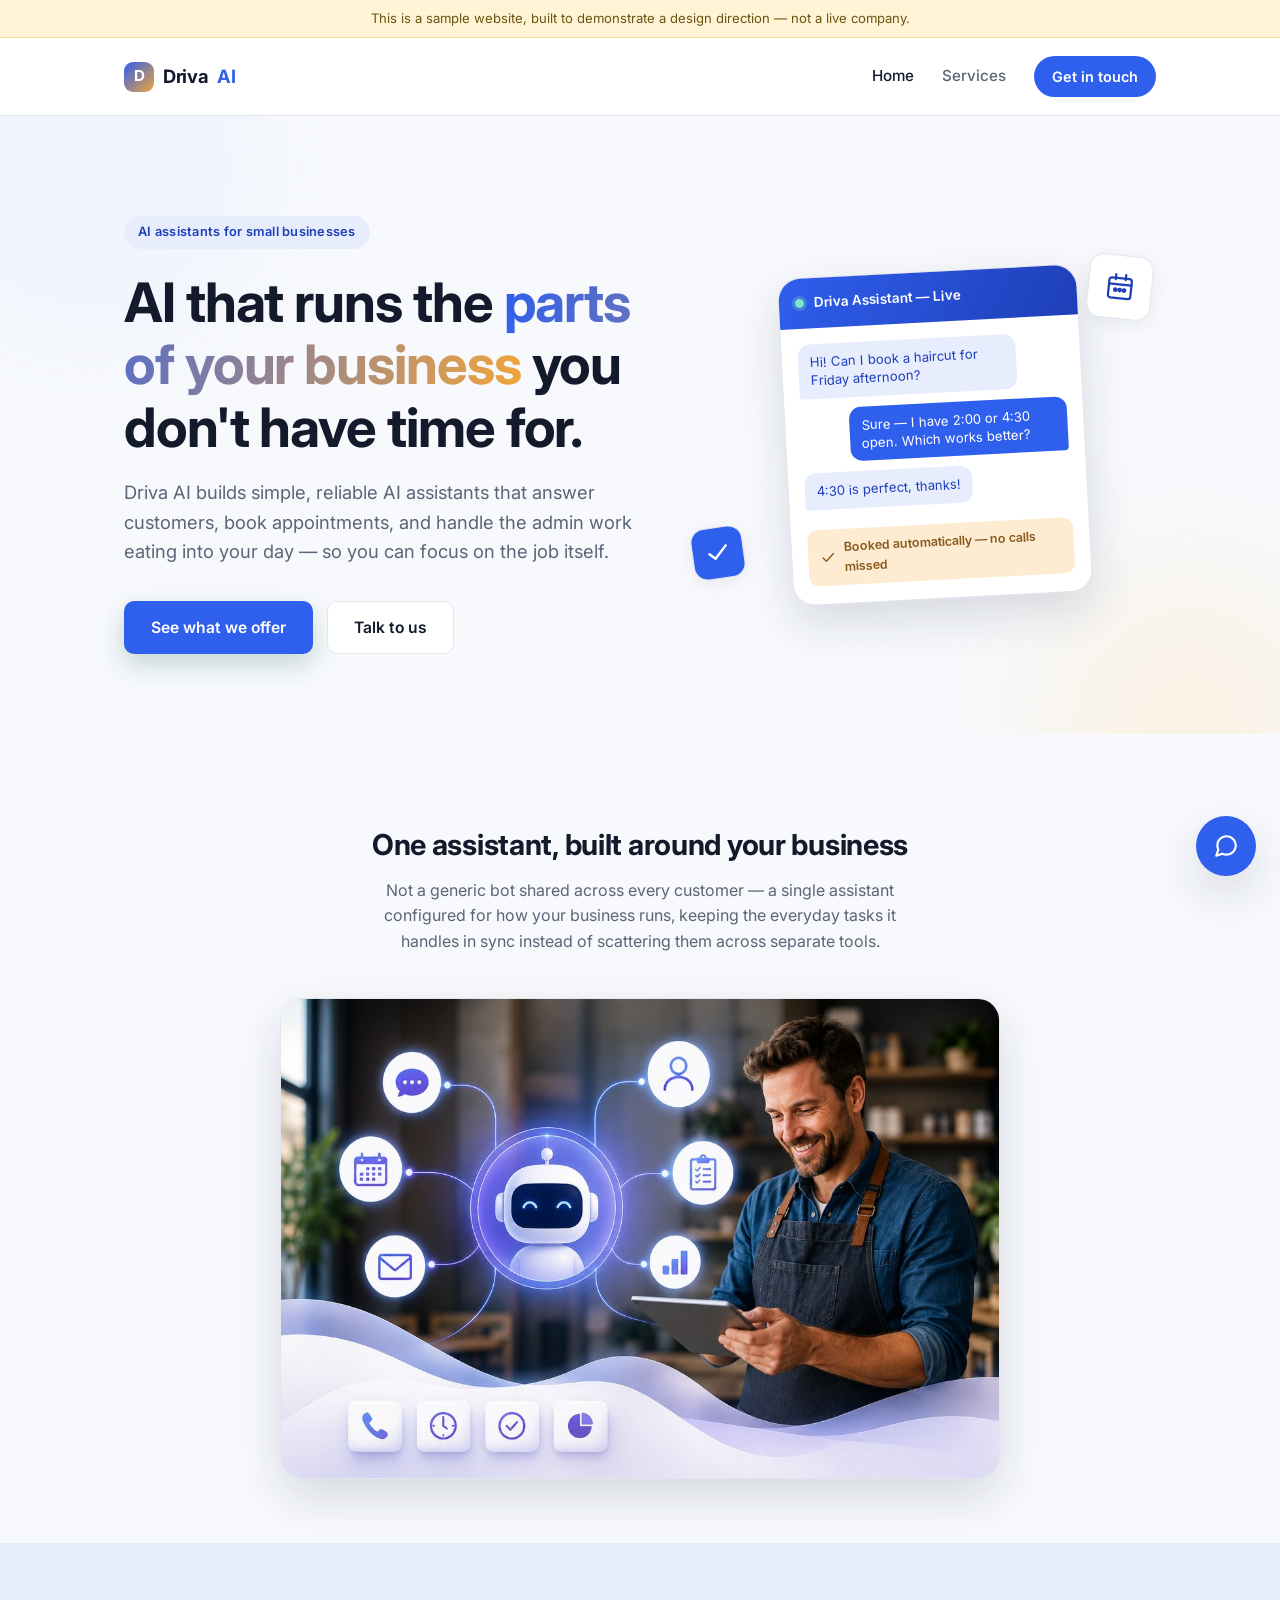
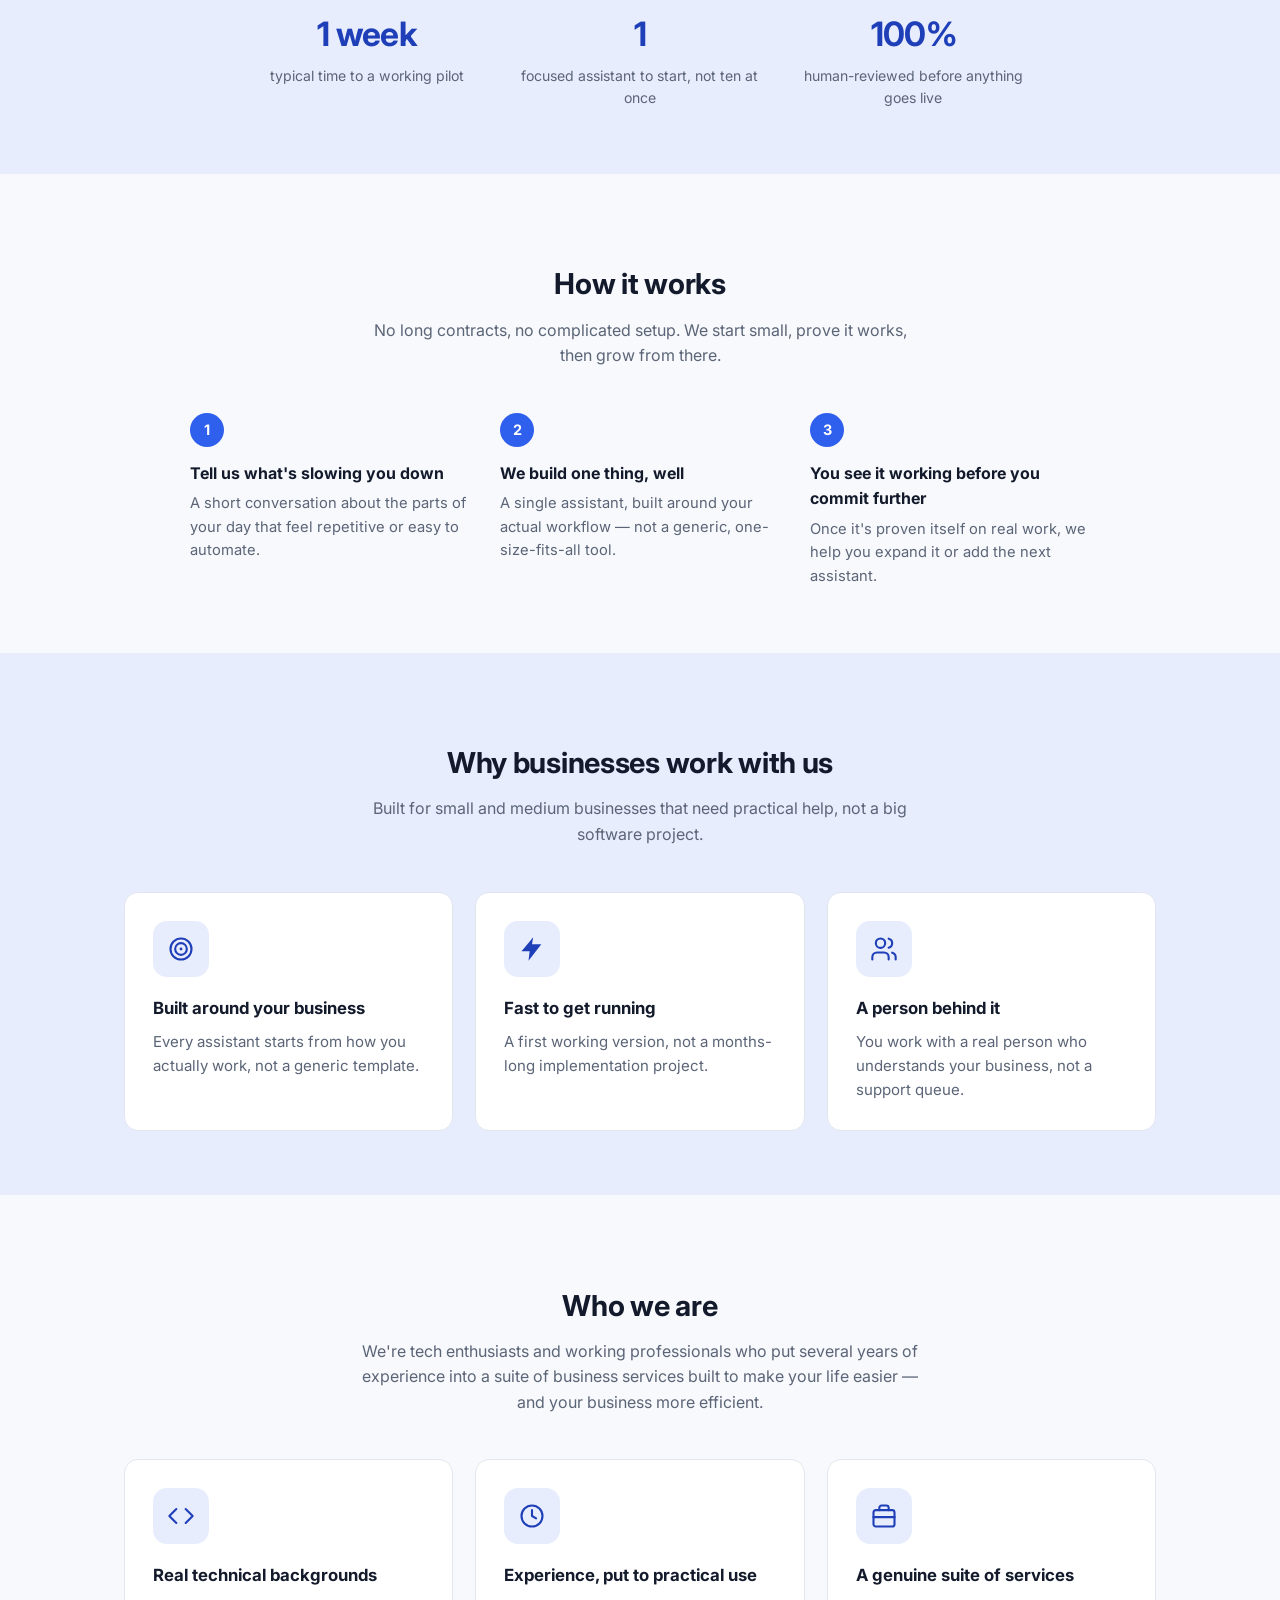
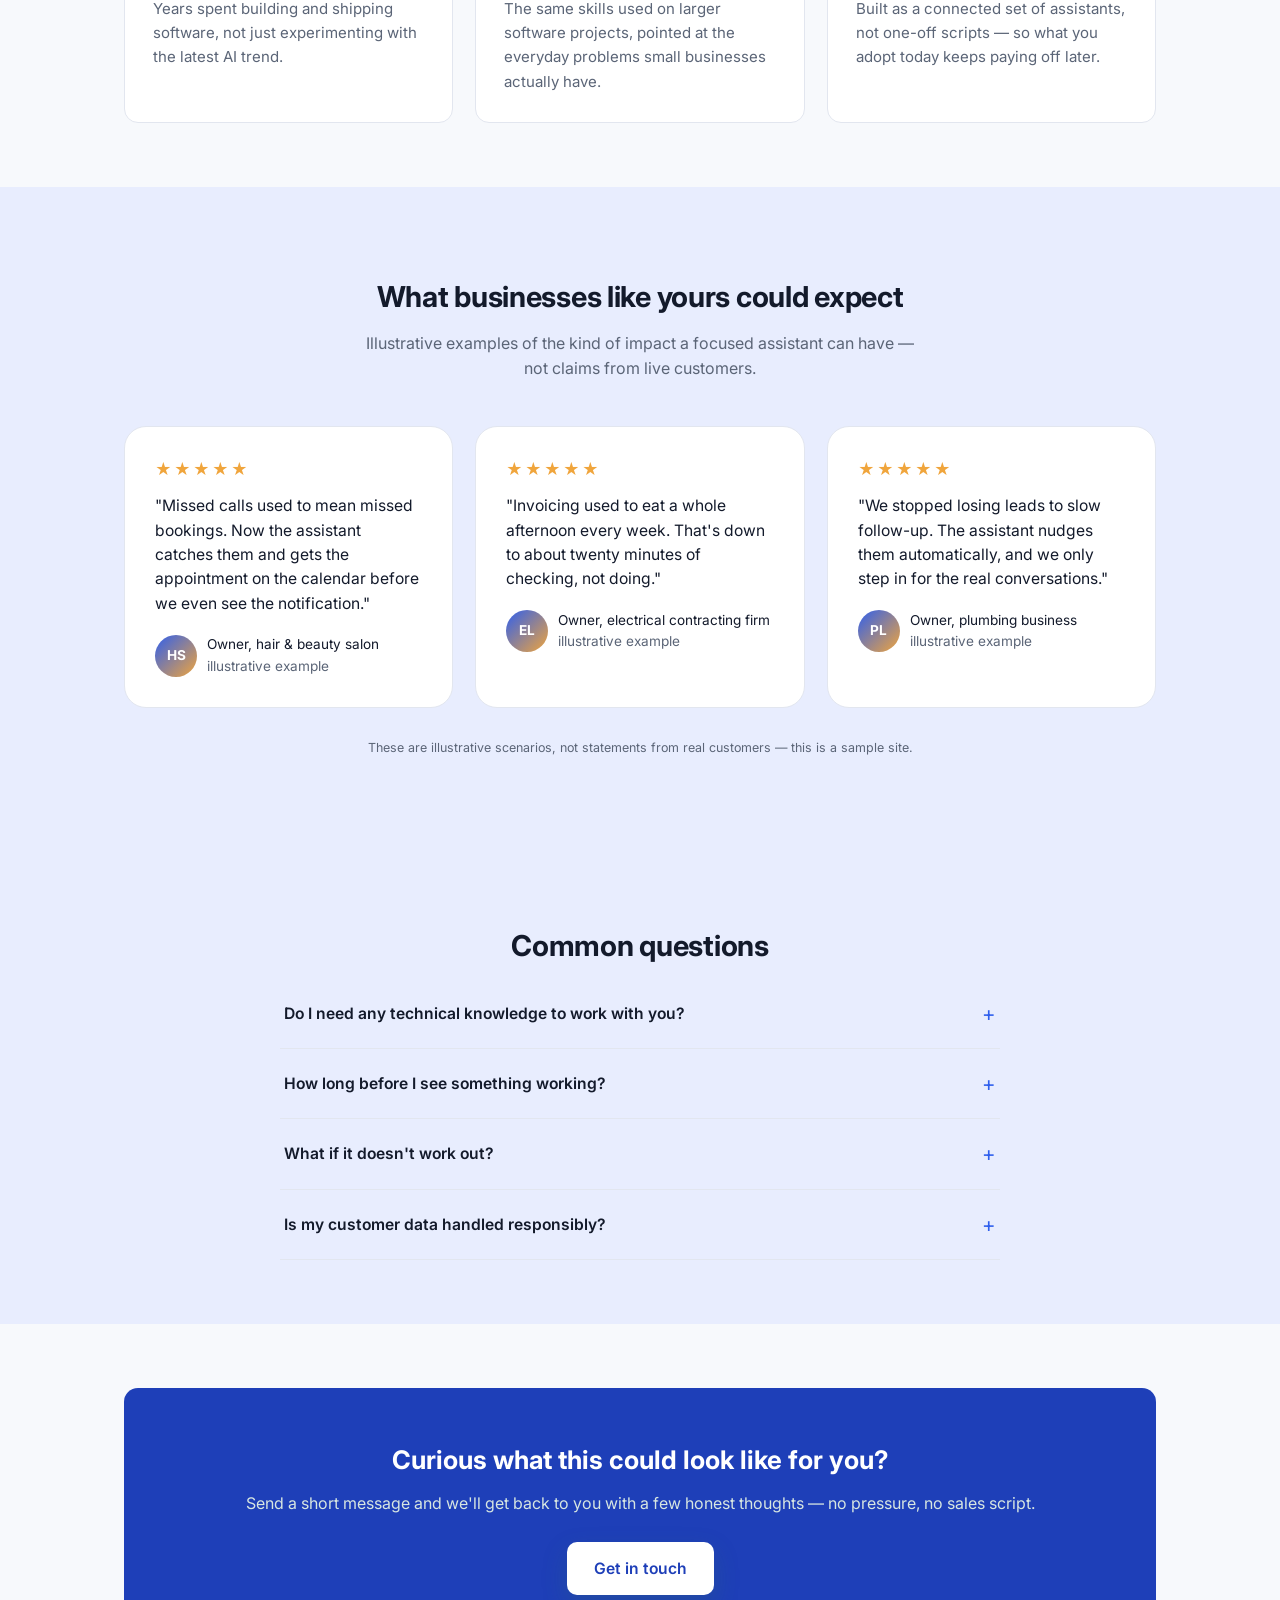
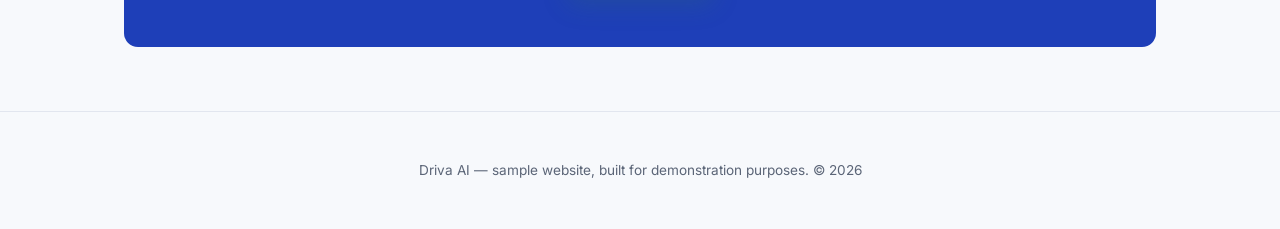
<file: website/index.html>
<!DOCTYPE html>
<html lang="en">
<head>
<meta charset="UTF-8" />
<meta name="viewport" content="width=device-width, initial-scale=1.0" />
<title>Driva AI — AI assistants for small businesses</title>
<meta name="description" content="Driva AI builds AI assistants that handle the repetitive work behind running a small business — customer chat, booking, admin, and follow-up." />
<link rel="icon" href="data:image/svg+xml,<svg xmlns=%22http://www.w3.org/2000/svg%22 viewBox=%220 0 32 32%22><rect width=%2232%22 height=%2232%22 rx=%228%22 fill=%22%232f6f5e%22/><text x=%2216%22 y=%2222%22 font-size=%2216%22 text-anchor=%22middle%22 fill=%22white%22 font-family=%22Arial%22>D</text></svg>" />
<link rel="preconnect" href="https://fonts.googleapis.com">
<link href="https://fonts.googleapis.com/css2?family=Inter:wght@400;500;600;700&display=swap" rel="stylesheet">
<link rel="stylesheet" href="style.css" />
</head>
<body>

<div class="sample-banner">This is a sample website, built to demonstrate a design direction — not a live company.</div>

<header class="site-header">
  <nav class="nav">
    <a href="index.html" class="logo"><span class="mark">D</span>Driva<span>AI</span></a>
    <button class="nav-toggle" id="nav-toggle" aria-label="Toggle menu">
      <svg viewBox="0 0 24 24" fill="none" stroke="currentColor" stroke-width="2" stroke-linecap="round"><line x1="4" y1="7" x2="20" y2="7"/><line x1="4" y1="12" x2="20" y2="12"/><line x1="4" y1="17" x2="20" y2="17"/></svg>
    </button>
    <div class="nav-links" id="nav-links">
      <a href="index.html" class="active">Home</a>
      <a href="services.html">Services</a>
      <a href="contact.html" class="nav-cta">Get in touch</a>
    </div>
  </nav>
</header>

<section class="hero">
  <div class="hero-blob one"></div>
  <div class="hero-blob two"></div>
  <div class="hero-grid">
    <div class="hero-copy">
      <span class="eyebrow">AI assistants for small businesses</span>
      <h1>AI that runs the <span class="accent-word">parts of your business</span> you don't have time for.</h1>
      <p class="lede">Driva AI builds simple, reliable AI assistants that answer customers, book appointments, and handle the admin work eating into your day — so you can focus on the job itself.</p>
      <div class="cta-row">
        <a href="services.html" class="btn btn-primary">See what we offer</a>
        <a href="contact.html" class="btn btn-secondary">Talk to us</a>
      </div>
    </div>
    <div class="hero-visual">
      <div class="hero-badge calendar">
        <svg viewBox="0 0 24 24" fill="none" stroke="currentColor" stroke-width="1.8" stroke-linecap="round" stroke-linejoin="round"><rect x="3" y="5" width="18" height="16" rx="2"/><line x1="3" y1="10" x2="21" y2="10"/><line x1="8" y1="2" x2="8" y2="6"/><line x1="16" y1="2" x2="16" y2="6"/><circle cx="8.5" cy="14.5" r="1"/><circle cx="12" cy="14.5" r="1"/><circle cx="15.5" cy="14.5" r="1"/></svg>
      </div>
      <div class="hero-card">
        <div class="hc-header">
          <span class="dot"></span>
          <span>Driva Assistant — Live</span>
        </div>
        <div class="hc-body">
          <div class="bubble in">Hi! Can I book a haircut for Friday afternoon?</div>
          <div class="bubble out">Sure — I have 2:00 or 4:30 open. Which works better?</div>
          <div class="bubble in">4:30 is perfect, thanks!</div>
        </div>
        <div class="hc-status">
          <svg viewBox="0 0 24 24" fill="none" stroke="currentColor" stroke-width="2" stroke-linecap="round" stroke-linejoin="round"><path d="M20 6L9 17l-5-5"/></svg>
          Booked automatically — no calls missed
        </div>
      </div>
      <div class="hero-badge check">
        <svg viewBox="0 0 24 24" fill="none" stroke="currentColor" stroke-width="2.2" stroke-linecap="round" stroke-linejoin="round"><path d="M20 6L9 17l-5-5"/></svg>
      </div>
    </div>
  </div>
</section>

<section>
  <div class="wrap">
    <h2 class="section-title">One assistant, built around your business</h2>
    <p class="section-sub">Not a generic bot shared across every customer — a single assistant configured for how your business runs, keeping the everyday tasks it handles in sync instead of scattering them across separate tools.</p>

    <div class="hub-image-wrap reveal">
      <img src="images/hub-illustration.jpg" alt="An AI assistant icon connected to four labeled functions: answering customers, booking appointments, handling admin work, and follow-ups and reminders." loading="lazy" />
    </div>
  </div>
</section>

<section class="strip">
  <div class="wrap">
    <div class="stats reveal">
      <div class="stat">
        <div class="num"> 1 week</div>
        <div class="label">typical time to a working pilot</div>
      </div>
      <div class="stat">
        <div class="num">1</div>
        <div class="label">focused assistant to start, not ten at once</div>
      </div>
      <div class="stat">
        <div class="num">100%</div>
        <div class="label">human-reviewed before anything goes live</div>
      </div>
    </div>
  </div>
</section>

<section>
  <div class="wrap">
    <h2 class="section-title">How it works</h2>
    <p class="section-sub">No long contracts, no complicated setup. We start small, prove it works, then grow from there.</p>
    <div class="steps">
      <div class="step reveal">
        <div class="num">1</div>
        <h4>Tell us what's slowing you down</h4>
        <p>A short conversation about the parts of your day that feel repetitive or easy to automate.</p>
      </div>
      <div class="step reveal">
        <div class="num">2</div>
        <h4>We build one thing, well</h4>
        <p>A single assistant, built around your actual workflow — not a generic, one-size-fits-all tool.</p>
      </div>
      <div class="step reveal">
        <div class="num">3</div>
        <h4>You see it working before you commit further</h4>
        <p>Once it's proven itself on real work, we help you expand it or add the next assistant.</p>
      </div>
    </div>
  </div>
</section>

<section class="strip">
  <div class="wrap">
    <h2 class="section-title">Why businesses work with us</h2>
    <p class="section-sub">Built for small and medium businesses that need practical help, not a big software project.</p>
    <div class="grid-3">
      <div class="card reveal">
        <div class="icon">
          <svg viewBox="0 0 24 24" fill="none" stroke="currentColor" stroke-width="1.8" stroke-linecap="round" stroke-linejoin="round"><circle cx="12" cy="12" r="9"/><circle cx="12" cy="12" r="5"/><circle cx="12" cy="12" r="1.2" fill="currentColor" stroke="none"/></svg>
        </div>
        <h3>Built around your business</h3>
        <p>Every assistant starts from how you actually work, not a generic template.</p>
      </div>
      <div class="card reveal">
        <div class="icon">
          <svg viewBox="0 0 24 24" fill="currentColor" stroke="none"><path d="M13 2 3 14h7l-1 8 11-14h-8l1-6z"/></svg>
        </div>
        <h3>Fast to get running</h3>
        <p>A first working version, not a months-long implementation project.</p>
      </div>
      <div class="card reveal">
        <div class="icon">
          <svg viewBox="0 0 24 24" fill="none" stroke="currentColor" stroke-width="1.8" stroke-linecap="round" stroke-linejoin="round"><path d="M16 21v-2a4 4 0 0 0-4-4H6a4 4 0 0 0-4 4v2"/><circle cx="9" cy="7" r="4"/><path d="M22 21v-2a4 4 0 0 0-3-3.87"/><path d="M16 3.13a4 4 0 0 1 0 7.75"/></svg>
        </div>
        <h3>A person behind it</h3>
        <p>You work with a real person who understands your business, not a support queue.</p>
      </div>
    </div>
  </div>
</section>

<section>
  <div class="wrap">
    <h2 class="section-title">Who we are</h2>
    <p class="section-sub">We're tech enthusiasts and working professionals who put several years of experience into a suite of business services built to make your life easier — and your business more efficient.</p>
    <div class="grid-3">
      <div class="card reveal">
        <div class="icon">
          <svg viewBox="0 0 24 24" fill="none" stroke="currentColor" stroke-width="1.8" stroke-linecap="round" stroke-linejoin="round"><polyline points="16 18 22 12 16 6"/><polyline points="8 6 2 12 8 18"/></svg>
        </div>
        <h3>Real technical backgrounds</h3>
        <p>Years spent building and shipping software, not just experimenting with the latest AI trend.</p>
      </div>
      <div class="card reveal">
        <div class="icon">
          <svg viewBox="0 0 24 24" fill="none" stroke="currentColor" stroke-width="1.8" stroke-linecap="round" stroke-linejoin="round"><circle cx="12" cy="12" r="9"/><polyline points="12 7 12 12 15.5 14"/></svg>
        </div>
        <h3>Experience, put to practical use</h3>
        <p>The same skills used on larger software projects, pointed at the everyday problems small businesses actually have.</p>
      </div>
      <div class="card reveal">
        <div class="icon">
          <svg viewBox="0 0 24 24" fill="none" stroke="currentColor" stroke-width="1.8" stroke-linecap="round" stroke-linejoin="round"><rect x="3" y="7" width="18" height="14" rx="2"/><path d="M8 7V5a2 2 0 0 1 2-2h4a2 2 0 0 1 2 2v2"/><line x1="3" y1="13" x2="21" y2="13"/></svg>
        </div>
        <h3>A genuine suite of services</h3>
        <p>Built as a connected set of assistants, not one-off scripts — so what you adopt today keeps paying off later.</p>
      </div>
    </div>
  </div>
</section>

<section class="strip">
  <div class="wrap">
    <h2 class="section-title">What businesses like yours could expect</h2>
    <p class="section-sub">Illustrative examples of the kind of impact a focused assistant can have — not claims from live customers.</p>
    <div class="grid-3">
      <div class="testimonial-card reveal">
        <div class="stars">★★★★★</div>
        <p class="quote">"Missed calls used to mean missed bookings. Now the assistant catches them and gets the appointment on the calendar before we even see the notification."</p>
        <div class="person">
          <div class="avatar">HS</div>
          <div class="who">Owner, hair &amp; beauty salon<br><span class="role">illustrative example</span></div>
        </div>
      </div>
      <div class="testimonial-card reveal">
        <div class="stars">★★★★★</div>
        <p class="quote">"Invoicing used to eat a whole afternoon every week. That's down to about twenty minutes of checking, not doing."</p>
        <div class="person">
          <div class="avatar">EL</div>
          <div class="who">Owner, electrical contracting firm<br><span class="role">illustrative example</span></div>
        </div>
      </div>
      <div class="testimonial-card reveal">
        <div class="stars">★★★★★</div>
        <p class="quote">"We stopped losing leads to slow follow-up. The assistant nudges them automatically, and we only step in for the real conversations."</p>
        <div class="person">
          <div class="avatar">PL</div>
          <div class="who">Owner, plumbing business<br><span class="role">illustrative example</span></div>
        </div>
      </div>
    </div>
    <p class="testimonial-note">These are illustrative scenarios, not statements from real customers — this is a sample site.</p>
  </div>
</section>

<section class="strip">
  <div class="wrap">
    <h2 class="section-title">Common questions</h2>
    <div class="faq-list reveal">
      <details class="faq-item">
        <summary>Do I need any technical knowledge to work with you?</summary>
        <p>No. You explain how your business runs today, and we handle the technical side — including a plain-language walkthrough before anything goes live.</p>
      </details>
      <details class="faq-item">
        <summary>How long before I see something working?</summary>
        <p>A first working pilot typically takes a few days, not months, because we start with one focused assistant rather than a full platform.</p>
      </details>
      <details class="faq-item">
        <summary>What if it doesn't work out?</summary>
        <p>We'd rather find that out early and honestly than string out a project that isn't delivering. The first engagement is scoped small on purpose.</p>
      </details>
      <details class="faq-item">
        <summary>Is my customer data handled responsibly?</summary>
        <p>Yes — data handling and legal basis are agreed upfront, in plain language, before any customer information is touched.</p>
      </details>
    </div>
  </div>
</section>

<section>
  <div class="wrap">
    <div class="cta-band reveal">
      <h2>Curious what this could look like for you?</h2>
      <p>Send a short message and we'll get back to you with a few honest thoughts — no pressure, no sales script.</p>
      <a href="contact.html" class="btn btn-primary">Get in touch</a>
    </div>
  </div>
</section>

<footer>
  <p>Driva AI — sample website, built for demonstration purposes. &copy; 2026</p>
</footer>

<!-- Chatbot widget -->
<button id="chat-toggle" aria-label="Open chat">
  <svg viewBox="0 0 24 24" fill="none" stroke="currentColor" stroke-width="2" stroke-linecap="round" stroke-linejoin="round"><path d="M21 11.5a8.38 8.38 0 0 1-.9 3.8 8.5 8.5 0 0 1-7.6 4.7 8.38 8.38 0 0 1-3.8-.9L3 21l1.9-5.7a8.38 8.38 0 0 1-.9-3.8 8.5 8.5 0 0 1 4.7-7.6 8.38 8.38 0 0 1 3.8-.9h.5a8.48 8.48 0 0 1 8 8v.5z"/></svg>
</button>
<div id="chat-panel">
  <div class="chat-header">
    <div>
      Driva AI Assistant
      <small>Usually replies in a few seconds</small>
    </div>
    <button class="chat-close" id="chat-close" aria-label="Close chat">
      <svg viewBox="0 0 24 24" fill="none" stroke="currentColor" stroke-width="2.2" stroke-linecap="round"><line x1="5" y1="5" x2="19" y2="19"/><line x1="19" y1="5" x2="5" y2="19"/></svg>
    </button>
  </div>
  <div class="chat-body" id="chat-body">
    <div class="msg bot">Hi! I'm the Driva AI demo assistant. Ask me about our services, pricing, or how to get in touch.</div>
  </div>
  <div class="chat-quick" id="chat-quick">
    <button class="chip">Services</button>
    <button class="chip">Pricing</button>
    <button class="chip">Contact</button>
  </div>
  <div class="chat-input-row">
    <input id="chat-input" type="text" placeholder="Type a message..." />
    <button class="chat-send" id="chat-send" aria-label="Send">
      <svg viewBox="0 0 24 24" fill="currentColor" stroke="none"><path d="M3 11l18-8-8 18-2-8-8-2z"/></svg>
    </button>
  </div>
</div>

<script src="nav.js"></script>
<script src="chatbot.js"></script>
</body>
</html>
</file>
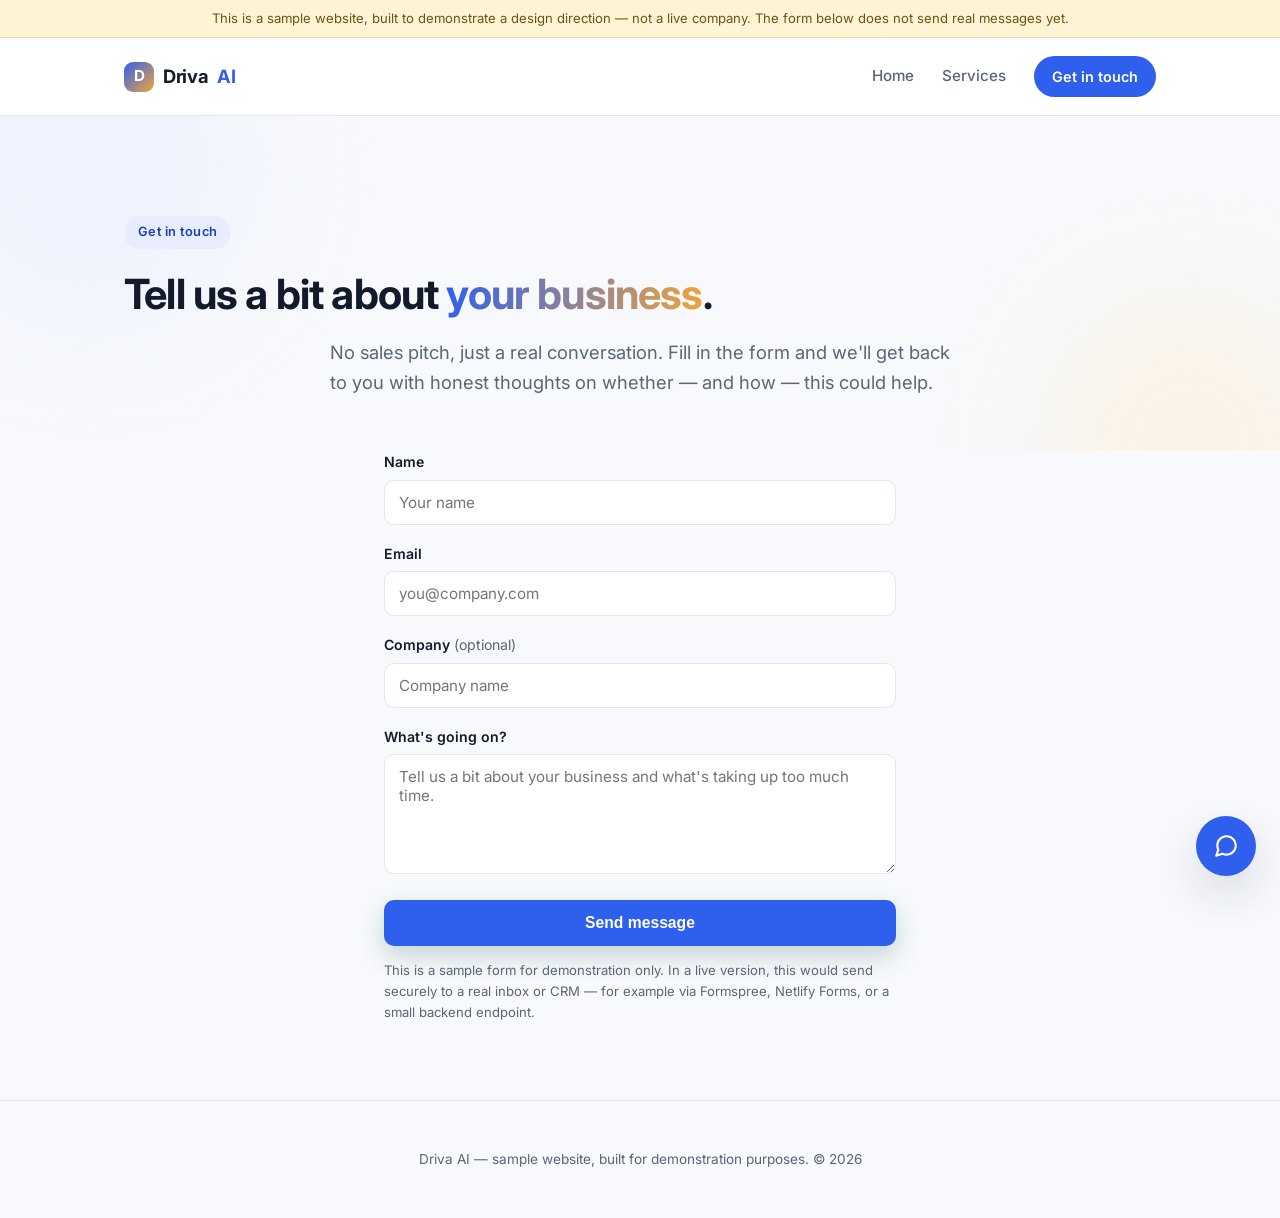
<file: website/contact.html>
<!DOCTYPE html>
<html lang="en">
<head>
<meta charset="UTF-8" />
<meta name="viewport" content="width=device-width, initial-scale=1.0" />
<title>Contact — Driva AI</title>
<meta name="description" content="Get in touch with Driva AI — tell us about your business and we'll get back to you." />
<link rel="icon" href="data:image/svg+xml,<svg xmlns=%22http://www.w3.org/2000/svg%22 viewBox=%220 0 32 32%22><rect width=%2232%22 height=%2232%22 rx=%228%22 fill=%22%232f6f5e%22/><text x=%2216%22 y=%2222%22 font-size=%2216%22 text-anchor=%22middle%22 fill=%22white%22 font-family=%22Arial%22>D</text></svg>" />
<link rel="preconnect" href="https://fonts.googleapis.com">
<link href="https://fonts.googleapis.com/css2?family=Inter:wght@400;500;600;700&display=swap" rel="stylesheet">
<link rel="stylesheet" href="style.css" />
</head>
<body>

<div class="sample-banner">This is a sample website, built to demonstrate a design direction — not a live company. The form below does not send real messages yet.</div>

<header class="site-header">
  <nav class="nav">
    <a href="index.html" class="logo"><span class="mark">D</span>Driva<span>AI</span></a>
    <button class="nav-toggle" id="nav-toggle" aria-label="Toggle menu">
      <svg viewBox="0 0 24 24" fill="none" stroke="currentColor" stroke-width="2" stroke-linecap="round"><line x1="4" y1="7" x2="20" y2="7"/><line x1="4" y1="12" x2="20" y2="12"/><line x1="4" y1="17" x2="20" y2="17"/></svg>
    </button>
    <div class="nav-links" id="nav-links">
      <a href="index.html">Home</a>
      <a href="services.html">Services</a>
      <a href="contact.html" class="nav-cta active">Get in touch</a>
    </div>
  </nav>
</header>

<section class="hero" style="padding-bottom: 20px;">
  <div class="hero-blob one"></div>
  <div class="hero-blob two"></div>
  <div class="wrap">
    <span class="eyebrow">Get in touch</span>
    <h1 style="font-size: clamp(1.9rem, 4vw, 2.6rem);">Tell us a bit about <span class="accent-word">your business</span>.</h1>
    <p class="lede">No sales pitch, just a real conversation. Fill in the form and we'll get back to you with honest thoughts on whether — and how — this could help.</p>
  </div>
</section>

<section style="padding-top: 0;">
  <div class="wrap contact-wrap reveal">
    <form id="contact-form">
      <div class="form-group">
        <label for="name">Name</label>
        <input type="text" id="name" name="name" required placeholder="Your name" />
      </div>
      <div class="form-group">
        <label for="email">Email</label>
        <input type="email" id="email" name="email" required placeholder="you@company.com" />
      </div>
      <div class="form-group">
        <label for="company">Company <span style="font-weight:400;color:var(--muted);">(optional)</span></label>
        <input type="text" id="company" name="company" placeholder="Company name" />
      </div>
      <div class="form-group">
        <label for="message">What's going on?</label>
        <textarea id="message" name="message" required placeholder="Tell us a bit about your business and what's taking up too much time."></textarea>
      </div>
      <button type="submit" class="btn btn-primary" style="width:100%;">Send message</button>
      <p class="form-note">This is a sample form for demonstration only. In a live version, this would send securely to a real inbox or CRM — for example via Formspree, Netlify Forms, or a small backend endpoint.</p>
      <div class="form-success" id="form-success">Thanks — in the live version, this message would now be on its way. (This is a sample site, so nothing was actually sent.)</div>
    </form>
  </div>
</section>

<footer>
  <p>Driva AI — sample website, built for demonstration purposes. &copy; 2026</p>
</footer>

<button id="chat-toggle" aria-label="Open chat">
  <svg viewBox="0 0 24 24" fill="none" stroke="currentColor" stroke-width="2" stroke-linecap="round" stroke-linejoin="round"><path d="M21 11.5a8.38 8.38 0 0 1-.9 3.8 8.5 8.5 0 0 1-7.6 4.7 8.38 8.38 0 0 1-3.8-.9L3 21l1.9-5.7a8.38 8.38 0 0 1-.9-3.8 8.5 8.5 0 0 1 4.7-7.6 8.38 8.38 0 0 1 3.8-.9h.5a8.48 8.48 0 0 1 8 8v.5z"/></svg>
</button>
<div id="chat-panel">
  <div class="chat-header">
    <div>
      Driva AI Assistant
      <small>Usually replies in a few seconds</small>
    </div>
    <button class="chat-close" id="chat-close" aria-label="Close chat">
      <svg viewBox="0 0 24 24" fill="none" stroke="currentColor" stroke-width="2.2" stroke-linecap="round"><line x1="5" y1="5" x2="19" y2="19"/><line x1="19" y1="5" x2="5" y2="19"/></svg>
    </button>
  </div>
  <div class="chat-body" id="chat-body">
    <div class="msg bot">Hi! I'm the Driva AI demo assistant. Ask me about our services, pricing, or how to get in touch.</div>
  </div>
  <div class="chat-quick" id="chat-quick">
    <button class="chip">Services</button>
    <button class="chip">Pricing</button>
    <button class="chip">Contact</button>
  </div>
  <div class="chat-input-row">
    <input id="chat-input" type="text" placeholder="Type a message..." />
    <button class="chat-send" id="chat-send" aria-label="Send">
      <svg viewBox="0 0 24 24" fill="currentColor" stroke="none"><path d="M3 11l18-8-8 18-2-8-8-2z"/></svg>
    </button>
  </div>
</div>

<script src="nav.js"></script>
<script src="chatbot.js"></script>
<script>
  document.getElementById('contact-form').addEventListener('submit', function (e) {
    e.preventDefault();
    document.getElementById('form-success').style.display = 'block';
    this.reset();
  });
</script>
</body>
</html>
</file>
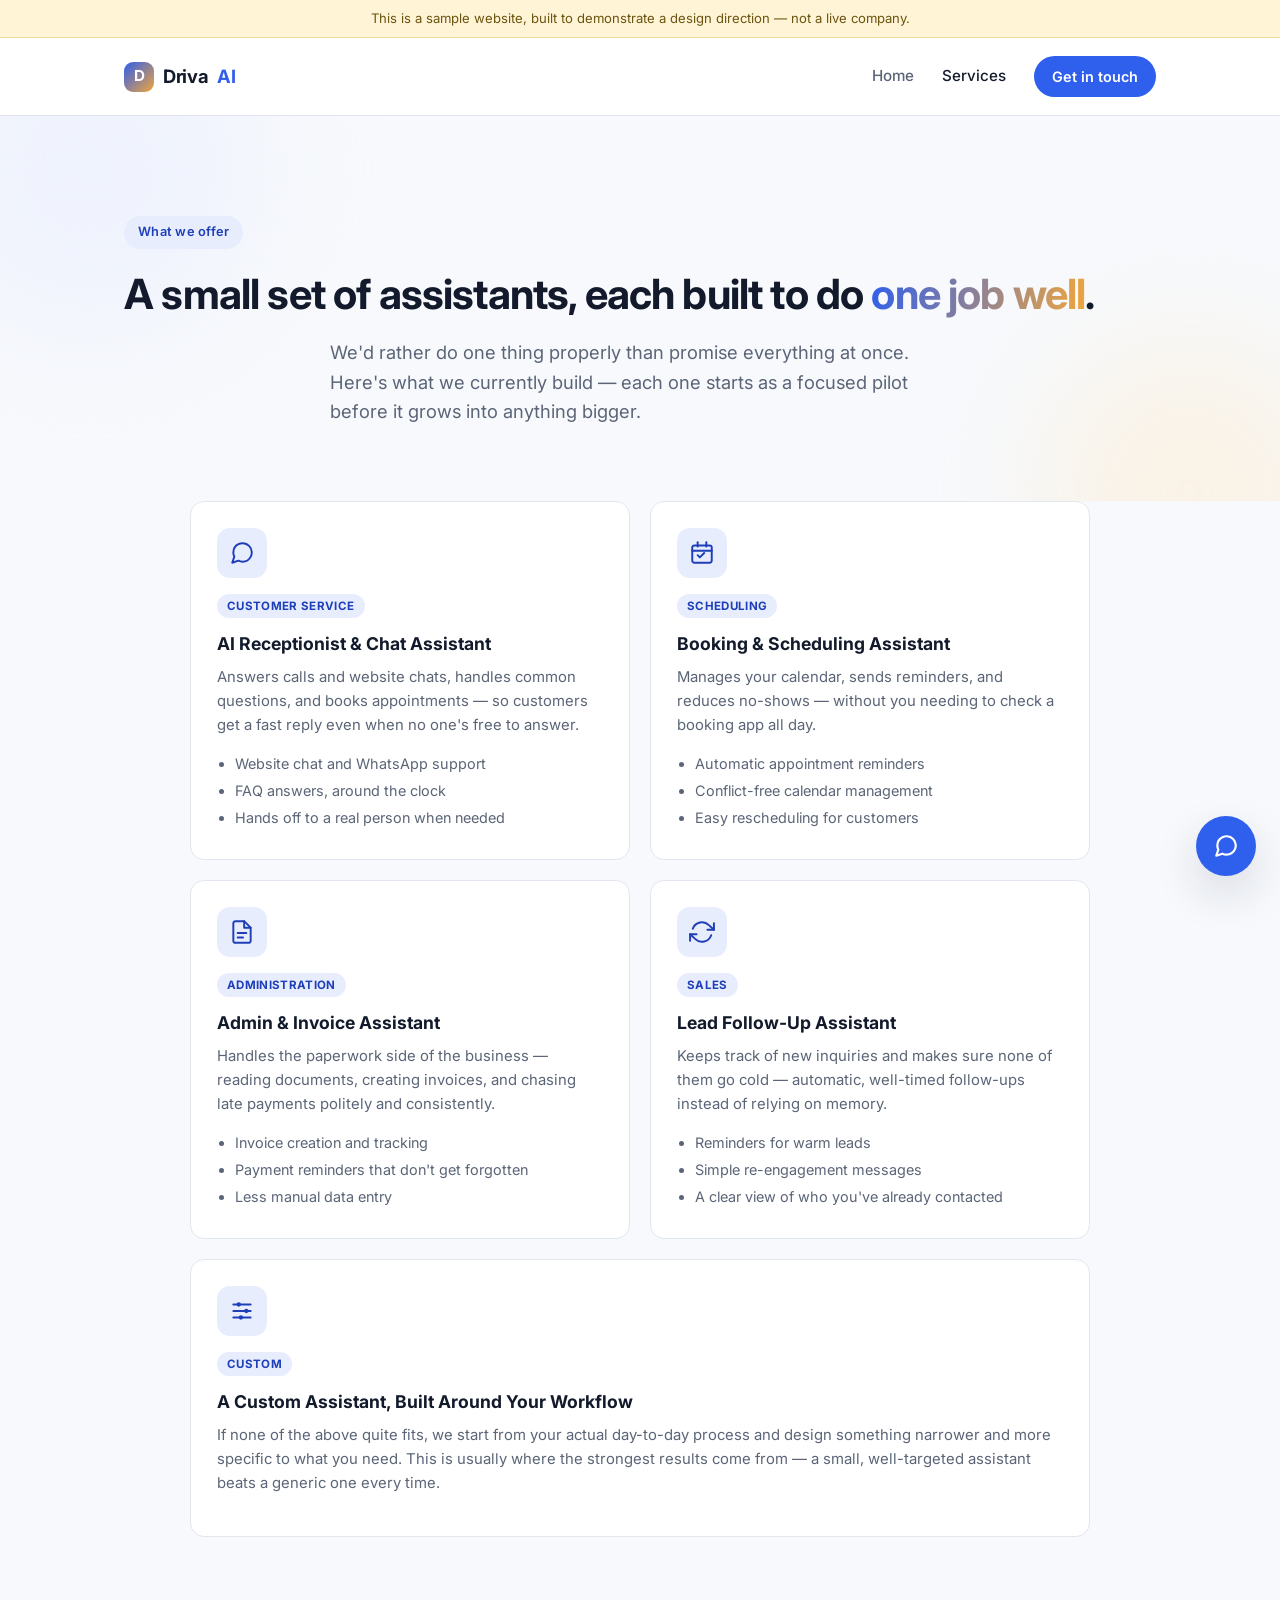
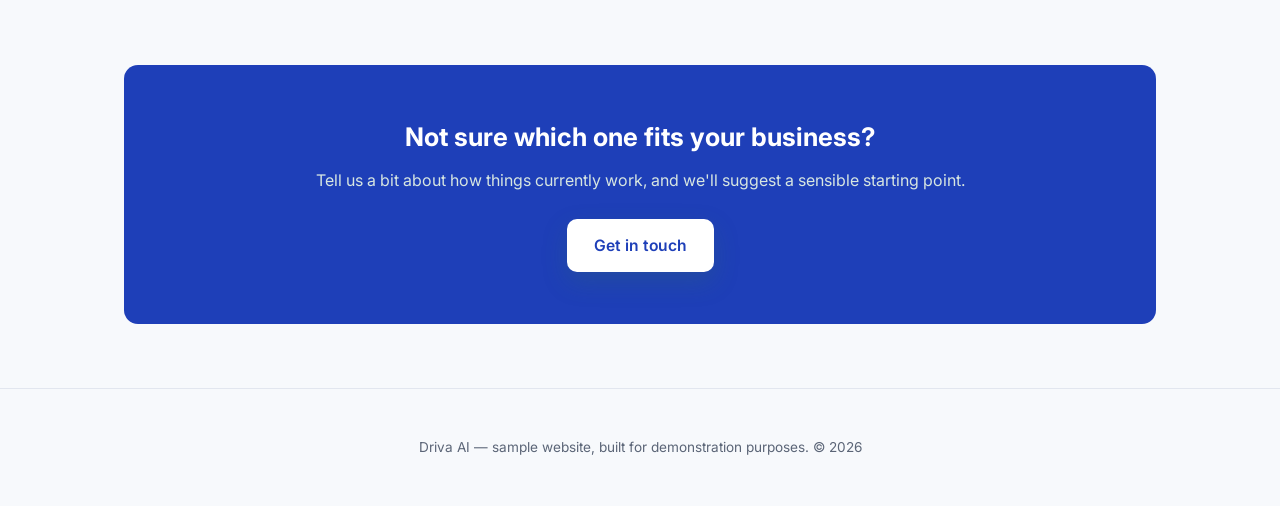
<file: website/services.html>
<!DOCTYPE html>
<html lang="en">
<head>
<meta charset="UTF-8" />
<meta name="viewport" content="width=device-width, initial-scale=1.0" />
<title>Services — Driva AI</title>
<meta name="description" content="AI assistants for customer chat, booking, admin, and lead follow-up — built for small and medium businesses." />
<link rel="icon" href="data:image/svg+xml,<svg xmlns=%22http://www.w3.org/2000/svg%22 viewBox=%220 0 32 32%22><rect width=%2232%22 height=%2232%22 rx=%228%22 fill=%22%232f6f5e%22/><text x=%2216%22 y=%2222%22 font-size=%2216%22 text-anchor=%22middle%22 fill=%22white%22 font-family=%22Arial%22>D</text></svg>" />
<link rel="preconnect" href="https://fonts.googleapis.com">
<link href="https://fonts.googleapis.com/css2?family=Inter:wght@400;500;600;700&display=swap" rel="stylesheet">
<link rel="stylesheet" href="style.css" />
</head>
<body>

<div class="sample-banner">This is a sample website, built to demonstrate a design direction — not a live company.</div>

<header class="site-header">
  <nav class="nav">
    <a href="index.html" class="logo"><span class="mark">D</span>Driva<span>AI</span></a>
    <button class="nav-toggle" id="nav-toggle" aria-label="Toggle menu">
      <svg viewBox="0 0 24 24" fill="none" stroke="currentColor" stroke-width="2" stroke-linecap="round"><line x1="4" y1="7" x2="20" y2="7"/><line x1="4" y1="12" x2="20" y2="12"/><line x1="4" y1="17" x2="20" y2="17"/></svg>
    </button>
    <div class="nav-links" id="nav-links">
      <a href="index.html">Home</a>
      <a href="services.html" class="active">Services</a>
      <a href="contact.html" class="nav-cta">Get in touch</a>
    </div>
  </nav>
</header>

<section class="hero" style="padding-bottom: 40px;">
  <div class="hero-blob one"></div>
  <div class="hero-blob two"></div>
  <div class="wrap">
    <span class="eyebrow">What we offer</span>
    <h1 style="font-size: clamp(1.9rem, 4vw, 2.6rem);">A small set of assistants, each built to do <span class="accent-word">one job well</span>.</h1>
    <p class="lede">We'd rather do one thing properly than promise everything at once. Here's what we currently build — each one starts as a focused pilot before it grows into anything bigger.</p>
  </div>
</section>

<section style="padding-top: 0;">
  <div class="wrap">
    <div class="services-list">

      <div class="service-card reveal">
        <div class="icon">
          <svg viewBox="0 0 24 24" fill="none" stroke="currentColor" stroke-width="1.8" stroke-linecap="round" stroke-linejoin="round"><path d="M21 11.5a8.38 8.38 0 0 1-.9 3.8 8.5 8.5 0 0 1-7.6 4.7 8.38 8.38 0 0 1-3.8-.9L3 21l1.9-5.7a8.38 8.38 0 0 1-.9-3.8 8.5 8.5 0 0 1 4.7-7.6 8.38 8.38 0 0 1 3.8-.9h.5a8.48 8.48 0 0 1 8 8v.5z"/></svg>
        </div>
        <span class="tag">Customer Service</span>
        <h3>AI Receptionist &amp; Chat Assistant</h3>
        <p>Answers calls and website chats, handles common questions, and books appointments — so customers get a fast reply even when no one's free to answer.</p>
        <ul>
          <li>Website chat and WhatsApp support</li>
          <li>FAQ answers, around the clock</li>
          <li>Hands off to a real person when needed</li>
        </ul>
      </div>

      <div class="service-card reveal">
        <div class="icon">
          <svg viewBox="0 0 24 24" fill="none" stroke="currentColor" stroke-width="1.8" stroke-linecap="round" stroke-linejoin="round"><rect x="3" y="5" width="18" height="16" rx="2"/><line x1="3" y1="10" x2="21" y2="10"/><line x1="8" y1="2" x2="8" y2="6"/><line x1="16" y1="2" x2="16" y2="6"/><path d="M8 14l2 2 4-4"/></svg>
        </div>
        <span class="tag">Scheduling</span>
        <h3>Booking &amp; Scheduling Assistant</h3>
        <p>Manages your calendar, sends reminders, and reduces no-shows — without you needing to check a booking app all day.</p>
        <ul>
          <li>Automatic appointment reminders</li>
          <li>Conflict-free calendar management</li>
          <li>Easy rescheduling for customers</li>
        </ul>
      </div>

      <div class="service-card reveal">
        <div class="icon">
          <svg viewBox="0 0 24 24" fill="none" stroke="currentColor" stroke-width="1.8" stroke-linecap="round" stroke-linejoin="round"><path d="M14 2H6a2 2 0 0 0-2 2v16a2 2 0 0 0 2 2h12a2 2 0 0 0 2-2V8z"/><path d="M14 2v6h6"/><line x1="8" y1="13" x2="16" y2="13"/><line x1="8" y1="17" x2="13" y2="17"/></svg>
        </div>
        <span class="tag">Administration</span>
        <h3>Admin &amp; Invoice Assistant</h3>
        <p>Handles the paperwork side of the business — reading documents, creating invoices, and chasing late payments politely and consistently.</p>
        <ul>
          <li>Invoice creation and tracking</li>
          <li>Payment reminders that don't get forgotten</li>
          <li>Less manual data entry</li>
        </ul>
      </div>

      <div class="service-card reveal">
        <div class="icon">
          <svg viewBox="0 0 24 24" fill="none" stroke="currentColor" stroke-width="1.8" stroke-linecap="round" stroke-linejoin="round"><path d="M23 4v6h-6"/><path d="M1 20v-6h6"/><path d="M3.5 9a9 9 0 0 1 14.85-3.36L23 10M1 14l4.64 4.36A9 9 0 0 0 20.5 15"/></svg>
        </div>
        <span class="tag">Sales</span>
        <h3>Lead Follow-Up Assistant</h3>
        <p>Keeps track of new inquiries and makes sure none of them go cold — automatic, well-timed follow-ups instead of relying on memory.</p>
        <ul>
          <li>Reminders for warm leads</li>
          <li>Simple re-engagement messages</li>
          <li>A clear view of who you've already contacted</li>
        </ul>
      </div>

      <div class="service-card reveal" style="grid-column: 1 / -1;">
        <div class="icon">
          <svg viewBox="0 0 24 24" fill="none" stroke="currentColor" stroke-width="1.8" stroke-linecap="round" stroke-linejoin="round"><line x1="4" y1="6" x2="20" y2="6"/><circle cx="9" cy="6" r="2" fill="currentColor" stroke="none"/><line x1="4" y1="12" x2="20" y2="12"/><circle cx="16" cy="12" r="2" fill="currentColor" stroke="none"/><line x1="4" y1="18" x2="20" y2="18"/><circle cx="11" cy="18" r="2" fill="currentColor" stroke="none"/></svg>
        </div>
        <span class="tag">Custom</span>
        <h3>A Custom Assistant, Built Around Your Workflow</h3>
        <p>If none of the above quite fits, we start from your actual day-to-day process and design something narrower and more specific to what you need. This is usually where the strongest results come from — a small, well-targeted assistant beats a generic one every time.</p>
      </div>

    </div>
  </div>
</section>

<section>
  <div class="wrap">
    <div class="cta-band reveal">
      <h2>Not sure which one fits your business?</h2>
      <p>Tell us a bit about how things currently work, and we'll suggest a sensible starting point.</p>
      <a href="contact.html" class="btn btn-primary">Get in touch</a>
    </div>
  </div>
</section>

<footer>
  <p>Driva AI — sample website, built for demonstration purposes. &copy; 2026</p>
</footer>

<button id="chat-toggle" aria-label="Open chat">
  <svg viewBox="0 0 24 24" fill="none" stroke="currentColor" stroke-width="2" stroke-linecap="round" stroke-linejoin="round"><path d="M21 11.5a8.38 8.38 0 0 1-.9 3.8 8.5 8.5 0 0 1-7.6 4.7 8.38 8.38 0 0 1-3.8-.9L3 21l1.9-5.7a8.38 8.38 0 0 1-.9-3.8 8.5 8.5 0 0 1 4.7-7.6 8.38 8.38 0 0 1 3.8-.9h.5a8.48 8.48 0 0 1 8 8v.5z"/></svg>
</button>
<div id="chat-panel">
  <div class="chat-header">
    <div>
      Driva AI Assistant
      <small>Usually replies in a few seconds</small>
    </div>
    <button class="chat-close" id="chat-close" aria-label="Close chat">
      <svg viewBox="0 0 24 24" fill="none" stroke="currentColor" stroke-width="2.2" stroke-linecap="round"><line x1="5" y1="5" x2="19" y2="19"/><line x1="19" y1="5" x2="5" y2="19"/></svg>
    </button>
  </div>
  <div class="chat-body" id="chat-body">
    <div class="msg bot">Hi! I'm the Driva AI demo assistant. Ask me about our services, pricing, or how to get in touch.</div>
  </div>
  <div class="chat-quick" id="chat-quick">
    <button class="chip">Services</button>
    <button class="chip">Pricing</button>
    <button class="chip">Contact</button>
  </div>
  <div class="chat-input-row">
    <input id="chat-input" type="text" placeholder="Type a message..." />
    <button class="chat-send" id="chat-send" aria-label="Send">
      <svg viewBox="0 0 24 24" fill="currentColor" stroke="none"><path d="M3 11l18-8-8 18-2-8-8-2z"/></svg>
    </button>
  </div>
</div>

<script src="nav.js"></script>
<script src="chatbot.js"></script>
</body>
</html>
</file>
<file: website/style.css>
/* Driva AI — sample site stylesheet */

:root {
  --bg: #f7f9fc;
  --surface: #ffffff;
  --text: #131a2b;
  --muted: #5b6577;
  --accent: #2f5fed;
  --accent-dark: #1e3fb8;
  --accent-light: #e8edfe;
  --accent-2: #f0a53c;
  --accent-2-light: #fdecd2;
  --border: #e2e6ef;
  --radius: 14px;
  --radius-lg: 22px;
  --shadow: 0 4px 20px rgba(20, 30, 60, 0.07);
  --shadow-lg: 0 18px 46px rgba(20, 30, 60, 0.14);
}

* { box-sizing: border-box; }

html, body {
  margin: 0;
  padding: 0;
}

body {
  font-family: "Inter", -apple-system, BlinkMacSystemFont, "Segoe UI", Roboto, sans-serif;
  background: var(--bg);
  color: var(--text);
  line-height: 1.6;
}

a { color: inherit; text-decoration: none; }

.wrap {
  max-width: 1080px;
  margin: 0 auto;
  padding: 0 24px;
}

/* Header */
header.site-header {
  border-bottom: 1px solid var(--border);
  background: var(--surface);
  position: sticky;
  top: 0;
  z-index: 50;
}

.nav {
  display: flex;
  align-items: center;
  justify-content: space-between;
  padding: 18px 24px;
  max-width: 1080px;
  margin: 0 auto;
}

.logo {
  display: flex;
  align-items: center;
  gap: 9px;
  font-weight: 700;
  font-size: 1.15rem;
  letter-spacing: -0.02em;
}

.logo .mark {
  width: 30px;
  height: 30px;
  border-radius: 9px;
  background: linear-gradient(135deg, var(--accent), var(--accent-2));
  display: flex;
  align-items: center;
  justify-content: center;
  color: #fff;
  font-size: 0.95rem;
  font-weight: 700;
}

.logo span {
  color: var(--accent);
}

.nav-links {
  display: flex;
  align-items: center;
  gap: 28px;
  font-size: 0.95rem;
  font-weight: 500;
}

.nav-links a {
  color: var(--muted);
  transition: color 0.15s ease;
}

.nav-links a:hover,
.nav-links a.active {
  color: var(--text);
}

.nav-cta {
  background: var(--accent);
  color: #fff !important;
  padding: 9px 18px;
  border-radius: 999px;
  font-size: 0.9rem;
  font-weight: 600;
  transition: transform 0.15s ease, background 0.15s ease;
}

.nav-cta:hover { background: var(--accent-dark); transform: translateY(-1px); }

.nav-toggle {
  display: none;
  align-items: center;
  justify-content: center;
  background: none;
  border: 1px solid var(--border);
  border-radius: 8px;
  width: 40px;
  height: 40px;
  cursor: pointer;
  color: var(--text);
}
.nav-toggle svg { width: 20px; height: 20px; }

/* Hero */
.hero {
  position: relative;
  padding: 100px 24px 80px;
  overflow: hidden;
}

.hero-grid {
  position: relative;
  z-index: 1;
  display: grid;
  grid-template-columns: 1.1fr 0.9fr;
  gap: 50px;
  align-items: center;
  max-width: 1080px;
  margin: 0 auto;
  padding: 0 24px;
  text-align: left;
}

.hero-grid .hero-copy { text-align: left; }
.hero-grid .cta-row { justify-content: flex-start; }
.hero-grid .lede { margin-left: 0; }

/* Hero illustration: a mock chat/booking card, built graphically, no stock imagery */
.hero-visual {
  position: relative;
  display: flex;
  align-items: center;
  justify-content: center;
  min-height: 340px;
}

.hero-card {
  position: relative;
  width: 300px;
  background: var(--surface);
  border-radius: var(--radius-lg);
  box-shadow: var(--shadow-lg);
  border: 1px solid var(--border);
  padding: 0 0 18px;
  transform: rotate(-3deg);
  z-index: 2;
}

.hero-card .hc-header {
  display: flex;
  align-items: center;
  gap: 10px;
  background: linear-gradient(120deg, var(--accent), var(--accent-dark));
  color: #fff;
  padding: 14px 16px;
  border-radius: var(--radius-lg) var(--radius-lg) 0 0;
}

.hero-card .hc-header .dot {
  width: 9px;
  height: 9px;
  border-radius: 50%;
  background: #7ee6c6;
  box-shadow: 0 0 0 3px rgba(126, 230, 198, 0.25);
}

.hero-card .hc-header span { font-size: 0.85rem; font-weight: 600; }

.hero-card .hc-body {
  padding: 16px;
  display: flex;
  flex-direction: column;
  gap: 10px;
}

.hero-card .bubble {
  max-width: 82%;
  padding: 9px 12px;
  border-radius: 12px;
  font-size: 0.82rem;
  line-height: 1.4;
}

.hero-card .bubble.in {
  background: var(--accent-light);
  color: var(--accent-dark);
  align-self: flex-start;
  border-bottom-left-radius: 4px;
}

.hero-card .bubble.out {
  background: var(--accent);
  color: #fff;
  align-self: flex-end;
  border-bottom-right-radius: 4px;
}

.hero-card .hc-status {
  margin: 4px 16px 0;
  display: flex;
  align-items: center;
  gap: 8px;
  background: var(--accent-2-light);
  color: #8a5a1c;
  font-size: 0.78rem;
  font-weight: 600;
  padding: 8px 12px;
  border-radius: 10px;
}
.hero-card .hc-status svg { width: 16px; height: 16px; flex-shrink: 0; }

.hero-badge {
  position: absolute;
  background: var(--surface);
  border: 1px solid var(--border);
  box-shadow: var(--shadow);
  border-radius: 14px;
  display: flex;
  align-items: center;
  justify-content: center;
  color: var(--accent-dark);
  z-index: 3;
}

.hero-badge.calendar {
  width: 64px;
  height: 64px;
  top: -10px;
  right: 4px;
  transform: rotate(6deg);
}
.hero-badge.calendar svg { width: 30px; height: 30px; }

.hero-badge.check {
  width: 52px;
  height: 52px;
  bottom: 26px;
  left: -22px;
  background: var(--accent);
  color: #fff;
  transform: rotate(-8deg);
}
.hero-badge.check svg { width: 26px; height: 26px; }

.hero-blob {
  position: absolute;
  border-radius: 50%;
  filter: blur(60px);
  opacity: 0.5;
  z-index: 0;
}

/* Hub diagram: central assistant icon with connected feature nodes */
.hub-image-wrap {
  max-width: 720px;
  margin: 0 auto;
  border-radius: var(--radius-lg);
  overflow: hidden;
  box-shadow: var(--shadow-lg);
  border: 1px solid var(--border);
}

.hub-image-wrap img {
  display: block;
  width: 100%;
  height: auto;
}

.hero-blob.one {
  width: 340px;
  height: 340px;
  background: var(--accent-light);
  top: -120px;
  left: -80px;
}

.hero-blob.two {
  width: 300px;
  height: 300px;
  background: var(--accent-2-light);
  bottom: -140px;
  right: -60px;
}

.hero > .wrap { position: relative; z-index: 1; }

.eyebrow {
  display: inline-block;
  background: var(--accent-light);
  color: var(--accent-dark);
  font-size: 0.8rem;
  font-weight: 600;
  padding: 6px 14px;
  border-radius: 999px;
  margin-bottom: 22px;
  letter-spacing: 0.02em;
}

h1 {
  font-size: clamp(2.1rem, 4.5vw, 3.4rem);
  line-height: 1.15;
  letter-spacing: -0.02em;
  margin: 0 0 20px;
}

h1 .accent-word {
  background: linear-gradient(100deg, var(--accent), var(--accent-2));
  -webkit-background-clip: text;
  background-clip: text;
  color: transparent;
}

.hero p.lede {
  font-size: 1.15rem;
  color: var(--muted);
  max-width: 620px;
  margin: 0 auto 34px;
}

.cta-row {
  display: flex;
  gap: 14px;
  justify-content: center;
  flex-wrap: wrap;
}

.btn {
  display: inline-block;
  padding: 13px 26px;
  border-radius: 10px;
  font-weight: 600;
  font-size: 0.98rem;
  border: 1px solid transparent;
  cursor: pointer;
  transition: transform 0.15s ease, background 0.15s ease, box-shadow 0.15s ease;
}

.btn-primary {
  background: var(--accent);
  color: #fff;
  box-shadow: 0 10px 24px rgba(47, 111, 94, 0.25);
}
.btn-primary:hover { background: var(--accent-dark); transform: translateY(-2px); }

.btn-secondary {
  background: var(--surface);
  border-color: var(--border);
  color: var(--text);
}
.btn-secondary:hover { border-color: var(--accent); transform: translateY(-2px); }

/* Sections */
section { padding: 64px 24px; }
.section-title {
  text-align: center;
  font-size: 1.8rem;
  letter-spacing: -0.01em;
  margin-bottom: 10px;
}
.section-sub {
  text-align: center;
  color: var(--muted);
  max-width: 560px;
  margin: 0 auto 44px;
}

.grid-3 {
  display: grid;
  grid-template-columns: repeat(3, 1fr);
  gap: 22px;
  max-width: 1080px;
  margin: 0 auto;
}

.card {
  background: var(--surface);
  border: 1px solid var(--border);
  border-radius: var(--radius);
  padding: 28px;
  transition: transform 0.2s ease, box-shadow 0.2s ease, border-color 0.2s ease;
}

.card:hover {
  transform: translateY(-4px);
  box-shadow: var(--shadow-lg);
  border-color: transparent;
}

.card .icon {
  width: 56px;
  height: 56px;
  border-radius: 14px;
  background: var(--accent-light);
  color: var(--accent-dark);
  display: flex;
  align-items: center;
  justify-content: center;
  margin-bottom: 18px;
}
.card .icon svg { width: 28px; height: 28px; }

.card h3 {
  margin: 0 0 8px;
  font-size: 1.05rem;
}

.card p {
  color: var(--muted);
  font-size: 0.94rem;
  margin: 0;
}


/* Scroll reveal */
.reveal {
  opacity: 0;
  transform: translateY(18px);
  transition: opacity 0.6s ease, transform 0.6s ease;
}
.reveal.visible {
  opacity: 1;
  transform: translateY(0);
}

/* Stats strip */
.stats {
  display: grid;
  grid-template-columns: repeat(3, 1fr);
  gap: 20px;
  max-width: 800px;
  margin: 0 auto;
  text-align: center;
}
.stat .num {
  font-size: 2.1rem;
  font-weight: 700;
  color: var(--accent-dark);
  letter-spacing: -0.02em;
}
.stat .label {
  color: var(--muted);
  font-size: 0.88rem;
  margin-top: 4px;
}

/* Testimonials */
.testimonial-card {
  background: var(--surface);
  border: 1px solid var(--border);
  border-radius: var(--radius-lg);
  padding: 30px;
  transition: transform 0.2s ease, box-shadow 0.2s ease;
}
.testimonial-card:hover { transform: translateY(-3px); box-shadow: var(--shadow-lg); }
.testimonial-card .stars { color: var(--accent-2); margin-bottom: 12px; letter-spacing: 2px; }
.testimonial-card p.quote {
  font-size: 0.98rem;
  color: var(--text);
  margin: 0 0 18px;
  line-height: 1.55;
}
.testimonial-card .person {
  display: flex;
  align-items: center;
  gap: 10px;
}
.testimonial-card .avatar {
  width: 42px;
  height: 42px;
  border-radius: 50%;
  background: linear-gradient(135deg, var(--accent), var(--accent-2));
  color: #fff;
  display: flex;
  align-items: center;
  justify-content: center;
  font-weight: 700;
  font-size: 0.85rem;
  flex-shrink: 0;
}
.testimonial-card .who { font-size: 0.85rem; }
.testimonial-card .who .role { color: var(--muted); font-weight: 400; }
.testimonial-note {
  text-align: center;
  color: var(--muted);
  font-size: 0.78rem;
  margin-top: 30px;
}

/* FAQ */
.faq-list { max-width: 720px; margin: 0 auto; }
.faq-item {
  border-bottom: 1px solid var(--border);
}
.faq-item summary {
  cursor: pointer;
  padding: 18px 4px;
  font-weight: 600;
  font-size: 0.98rem;
  list-style: none;
  display: flex;
  justify-content: space-between;
  align-items: center;
}
.faq-item summary::-webkit-details-marker { display: none; }
.faq-item summary::after {
  content: "+";
  font-size: 1.3rem;
  color: var(--accent);
  font-weight: 400;
  margin-left: 12px;
}
.faq-item[open] summary::after { content: "\2212"; }
.faq-item p {
  color: var(--muted);
  font-size: 0.92rem;
  margin: 0 4px 18px;
  line-height: 1.6;
}

.strip {
  background: var(--accent-light);
}

.steps {
  display: grid;
  grid-template-columns: repeat(3, 1fr);
  gap: 30px;
  max-width: 900px;
  margin: 0 auto;
}

.step .num {
  width: 34px;
  height: 34px;
  border-radius: 50%;
  background: var(--accent);
  color: #fff;
  display: flex;
  align-items: center;
  justify-content: center;
  font-weight: 700;
  font-size: 0.9rem;
  margin-bottom: 14px;
}

.step h4 { margin: 0 0 6px; font-size: 1rem; }
.step p { color: var(--muted); font-size: 0.92rem; margin: 0; }

.cta-band {
  text-align: center;
  background: var(--accent-dark);
  color: #fff;
  border-radius: var(--radius);
  padding: 52px 32px;
  max-width: 1080px;
  margin: 0 auto;
}

.cta-band h2 { margin: 0 0 10px; font-size: 1.6rem; }
.cta-band p { color: #d7e6e1; margin: 0 0 26px; }

.cta-band .btn-primary {
  background: #fff;
  color: var(--accent-dark);
}
.cta-band .btn-primary:hover { background: #f0f0ee; }

/* Services page */
.services-list {
  display: grid;
  grid-template-columns: repeat(2, 1fr);
  gap: 20px;
  max-width: 900px;
  margin: 0 auto;
}

.service-card {
  background: var(--surface);
  border: 1px solid var(--border);
  border-radius: var(--radius);
  padding: 26px;
  transition: transform 0.2s ease, box-shadow 0.2s ease;
}

.service-card:hover {
  transform: translateY(-4px);
  box-shadow: var(--shadow-lg);
}

.service-card .icon {
  width: 50px;
  height: 50px;
  border-radius: 13px;
  background: var(--accent-light);
  color: var(--accent-dark);
  display: flex;
  align-items: center;
  justify-content: center;
  margin-bottom: 14px;
}
.service-card .icon svg { width: 26px; height: 26px; }

.service-card .tag {
  display: inline-block;
  font-size: 0.72rem;
  font-weight: 700;
  color: var(--accent-dark);
  background: var(--accent-light);
  padding: 3px 10px;
  border-radius: 999px;
  margin-bottom: 12px;
  letter-spacing: 0.03em;
  text-transform: uppercase;
}

.service-card h3 { margin: 0 0 8px; font-size: 1.1rem; }
.service-card p { color: var(--muted); font-size: 0.93rem; margin: 0 0 14px; }
.service-card ul { margin: 0; padding-left: 18px; color: var(--muted); font-size: 0.9rem; }
.service-card li { margin-bottom: 4px; }

/* Contact page */
.contact-wrap {
  max-width: 560px;
  margin: 0 auto;
}

.form-group { margin-bottom: 18px; }
label { display: block; font-size: 0.88rem; font-weight: 600; margin-bottom: 6px; }

input, textarea {
  width: 100%;
  padding: 12px 14px;
  border: 1px solid var(--border);
  border-radius: 10px;
  font-family: inherit;
  font-size: 0.95rem;
  background: var(--surface);
}

input:focus, textarea:focus {
  outline: none;
  border-color: var(--accent);
}

textarea { min-height: 120px; resize: vertical; }

.form-note {
  font-size: 0.82rem;
  color: var(--muted);
  margin-top: 14px;
}

.form-success {
  display: none;
  background: var(--accent-light);
  border: 1px solid var(--accent);
  color: var(--accent-dark);
  padding: 16px 18px;
  border-radius: 10px;
  margin-top: 18px;
  font-size: 0.92rem;
}

/* Footer */
footer {
  border-top: 1px solid var(--border);
  padding: 34px 24px;
  text-align: center;
  color: var(--muted);
  font-size: 0.85rem;
}

.sample-banner {
  background: #fff4d6;
  color: #6b5410;
  text-align: center;
  font-size: 0.82rem;
  padding: 8px 16px;
  border-bottom: 1px solid #eddca0;
}

/* Chatbot widget */
#chat-toggle {
  position: fixed;
  bottom: 24px;
  right: 24px;
  width: 60px;
  height: 60px;
  border-radius: 50%;
  background: var(--accent);
  color: #fff;
  border: none;
  cursor: pointer;
  box-shadow: var(--shadow-lg);
  z-index: 100;
  display: flex;
  align-items: center;
  justify-content: center;
}
#chat-toggle svg { width: 26px; height: 26px; }
#chat-toggle:hover { background: var(--accent-dark); transform: scale(1.05); }

#chat-panel {
  position: fixed;
  bottom: 92px;
  right: 24px;
  width: 320px;
  max-width: calc(100vw - 40px);
  height: 420px;
  background: var(--surface);
  border-radius: var(--radius);
  box-shadow: var(--shadow);
  border: 1px solid var(--border);
  display: none;
  flex-direction: column;
  overflow: hidden;
  z-index: 100;
}

#chat-panel.open { display: flex; }

.chat-header {
  background: var(--accent);
  color: #fff;
  padding: 14px 16px;
  font-weight: 600;
  font-size: 0.95rem;
  display: flex;
  justify-content: space-between;
  align-items: center;
}

.chat-header small {
  display: block;
  font-weight: 400;
  font-size: 0.75rem;
  color: #d7e6e1;
  margin-top: 2px;
}

.chat-close {
  background: none;
  border: none;
  color: #fff;
  cursor: pointer;
  line-height: 1;
  display: flex;
  align-items: center;
}
.chat-close svg { width: 18px; height: 18px; }

.chat-body {
  flex: 1;
  padding: 14px;
  overflow-y: auto;
  font-size: 0.88rem;
  display: flex;
  flex-direction: column;
  gap: 10px;
}

.msg {
  max-width: 85%;
  padding: 9px 12px;
  border-radius: 12px;
  line-height: 1.4;
}

.msg.bot {
  background: var(--accent-light);
  color: var(--accent-dark);
  align-self: flex-start;
  border-bottom-left-radius: 4px;
}

.msg.user {
  background: var(--accent);
  color: #fff;
  align-self: flex-end;
  border-bottom-right-radius: 4px;
}

.chat-quick {
  display: flex;
  flex-wrap: wrap;
  gap: 6px;
  padding: 0 14px 10px;
}

.chip {
  font-size: 0.76rem;
  background: var(--accent-light);
  color: var(--accent-dark);
  border: none;
  padding: 6px 10px;
  border-radius: 999px;
  cursor: pointer;
}
.chip:hover { background: #d9ece5; }

.chat-input-row {
  display: flex;
  border-top: 1px solid var(--border);
  padding: 10px;
  gap: 8px;
}

.chat-input-row input {
  flex: 1;
  border-radius: 999px;
  padding: 9px 14px;
}

.chat-send {
  background: var(--accent);
  color: #fff;
  border: none;
  border-radius: 999px;
  width: 38px;
  height: 38px;
  cursor: pointer;
  display: flex;
  align-items: center;
  justify-content: center;
}
.chat-send svg { width: 16px; height: 16px; }
.chat-send:hover { background: var(--accent-dark); }

/* Responsive */
@media (max-width: 860px) {
  .hero-grid { grid-template-columns: 1fr; text-align: center; }
  .hero-grid .hero-copy { text-align: center; }
  .hero-grid .cta-row { justify-content: center; }
  .hero-grid .lede { margin-left: auto; margin-right: auto; }
  .hero-visual { margin-top: 20px; }
}

@media (max-width: 720px) {
  .grid-3, .steps, .services-list, .stats { grid-template-columns: 1fr; }

  .nav-toggle { display: block; }

  .nav-links {
    position: absolute;
    top: 100%;
    left: 0;
    right: 0;
    background: var(--surface);
    border-bottom: 1px solid var(--border);
    flex-direction: column;
    align-items: flex-start;
    gap: 4px;
    padding: 10px 24px 18px;
    display: none;
  }

  .nav-links.open { display: flex; }
  .nav-links a { padding: 10px 0; width: 100%; }
  .nav-links .nav-cta { width: 100%; text-align: center; margin-top: 6px; }
}
</file>
